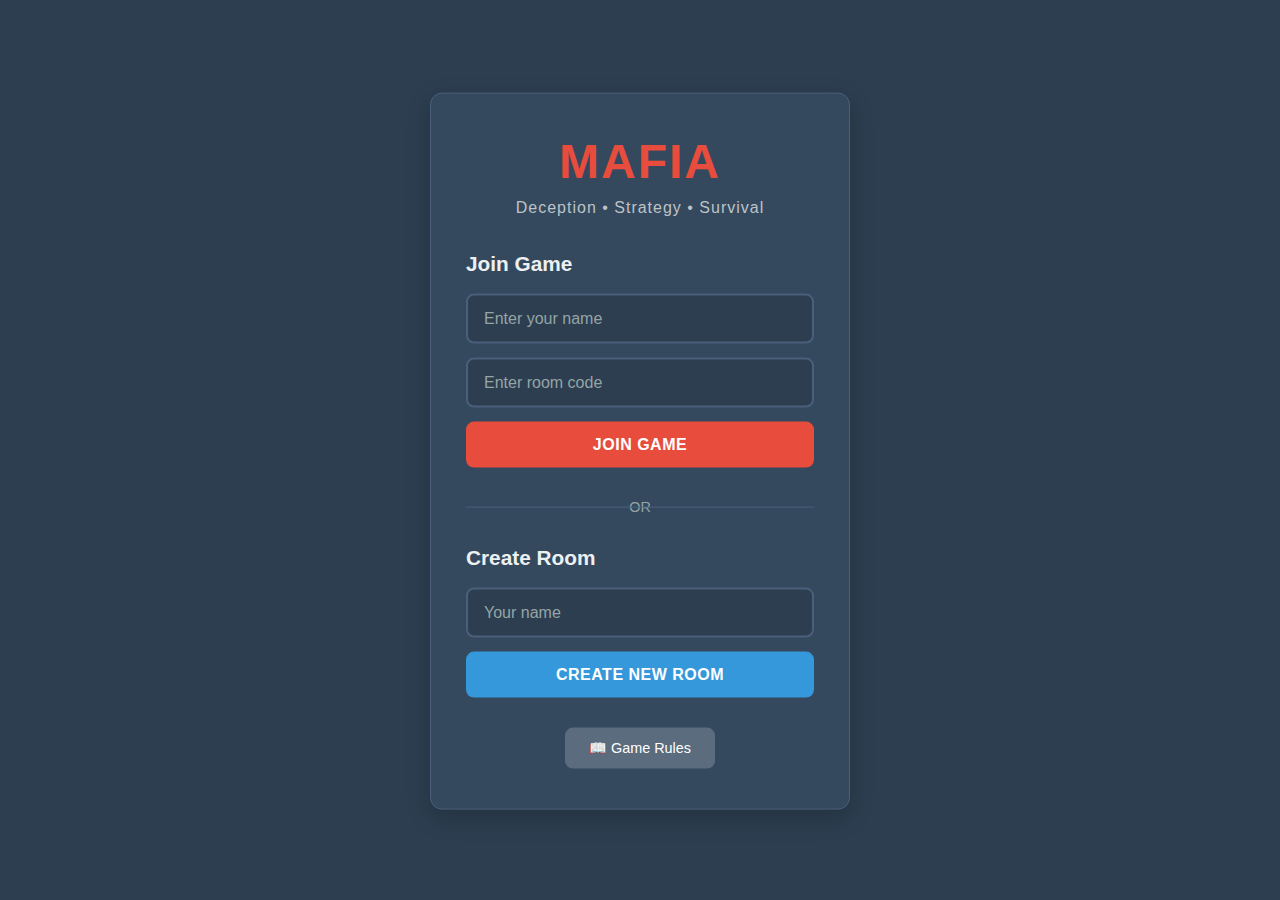
<file: templates/index.html>
<!DOCTYPE html>
<html lang="en">
<head>
  <meta charset="UTF-8" />
  <meta name="viewport" content="width=device-width, initial-scale=1.0"/>
  <title>Mafia Game</title>
  <link rel="stylesheet" href="../assets/css/index.css">
</head>
<body>
  <div class="container">
    <div class="game-card">
      <div class="game-header">
        <h1 class="game-title">MAFIA</h1>
        <p class="game-subtitle">Deception • Strategy • Survival</p>
      </div>

      <!-- Join Room Section -->
      <div class="form-section">
        <h2 class="section-title">Join Game</h2>
        <form action="http://localhost:8080/join" method="POST" id="joinForm">
          <input type="text" class="input-field" id="nameInput" name="username" placeholder="Enter your name" required />
          <input type="text" class="input-field" id="roomInput" name="roomcode" placeholder="Enter room code" required />
          <button type="submit" class="btn btn-primary">Join Game</button>
        </form>
      </div>

      <div class="divider">
        <span>OR</span>
      </div>

      <!-- Create Room Section -->
      <div class="form-section">
        <h2 class="section-title">Create Room</h2>
        <form action="http://localhost:8080/create" method="POST">
          <input type="text" class="input-field" name="username" placeholder="Your name" required />
          <button type="submit" class="btn btn-secondary">Create New Room</button>
        </form>
      </div>

      <div class="rules-section">
        <button id="rulesBtn" class="rules-btn">📖 Game Rules</button>
      </div>
    </div>
  </div>

  <!-- Rules Modal -->
  <div id="rulesModal" class="modal">
    <div class="modal-content">
      <div class="modal-header">
        <h2 class="modal-title">Game Rules</h2>
        <button id="closeRules" class="close-btn">&times;</button>
      </div>
      <div class="modal-body">
        <p>Mafia is a social deduction game where players are divided into two main factions: the <strong>Town</strong> and the <strong>Mafia</strong>. The goal is to eliminate the opposing faction through strategy, deception, and careful analysis.</p>

        <h3>🎯 Objective</h3>
        <p><strong>Town:</strong> Identify and eliminate all Mafia members.<br>
        <strong>Mafia:</strong> Eliminate enough Town members to equal or outnumber them.</p>

        <h3>👥 Roles</h3>
        <ul>
          <li>
            <div>
              <strong>Mafia:</strong> Work together to eliminate Town members during the night phase. They know each other's identities and can communicate secretly.
            </div>
          </li>
          <li>
            <div>
              <strong>Detective:</strong> Can investigate one player each night to learn if they are Mafia or Town. This information is crucial for guiding Town decisions.
            </div>
          </li>
          <li>
            <div>
              <strong>Doctor:</strong> Can protect one player each night from being eliminated. They can even protect themselves, but cannot protect the same person twice in a row.
            </div>
          </li>
          <li>
            <div>
              <strong>Villager:</strong> Regular Town members who must use logic, observation, and discussion to identify Mafia members during the day phase.
            </div>
          </li>
        </ul>

        <h3>🌙 Game Flow</h3>
        <p><strong>Night Phase:</strong> All players close their eyes. Mafia members choose a target to eliminate. Special roles (Detective, Doctor) perform their actions.</p>
        <p><strong>Day Phase:</strong> Players discuss who they suspect is Mafia and vote to eliminate someone. The player with the most votes is eliminated.</p>
        <p>The game alternates between these phases until one faction achieves their win condition.</p>
      </div>
    </div>
  </div>

  <script>
    const rulesBtn = document.getElementById('rulesBtn');
    const rulesModal = document.getElementById('rulesModal');
    const closeRules = document.getElementById('closeRules');

    function showModal() {
      rulesModal.classList.add('show');
      document.body.style.overflow = 'hidden';
    }

    function hideModal() {
      rulesModal.classList.remove('show');
      document.body.style.overflow = 'auto';
    }

    rulesBtn.addEventListener('click', showModal);
    closeRules.addEventListener('click', hideModal);

    rulesModal.addEventListener('click', (event) => {
      if (event.target === rulesModal) {
        hideModal();
      }
    });

    document.addEventListener('keydown', (event) => {
      if (event.key === 'Escape' && rulesModal.classList.contains('show')) {
        hideModal();
      }
    });

    // Add subtle floating animation to the card
    const gameCard = document.querySelector('.game-card');
    let floatDirection = 1;
    
    setInterval(() => {
      const currentTransform = gameCard.style.transform || 'translateY(0px)';
      const currentY = parseFloat(currentTransform.match(/translateY\(([^)]+)\)/)?.[1] || 0);
      
      if (currentY >= 3) floatDirection = -1;
      if (currentY <= -3) floatDirection = 1;
      
      gameCard.style.transform = `translateY(${currentY + (floatDirection * 0.1)}px)`;
    }, 100);
  </script>
</body>
</html>
</file>
<file: assets/css/index.css>
* {
  margin: 0;
  padding: 0;
  box-sizing: border-box;
}

body {
  font-family: 'Segoe UI', Tahoma, Geneva, Verdana, sans-serif;
  background-color: #2c3e50;
  color: #ecf0f1;
  min-height: 100vh;
  display: flex;
  align-items: center;
  justify-content: center;
  padding: 20px;
}

.container {
  width: 100%;
  max-width: 420px;
}

.game-card {
  background-color: #34495e;
  border-radius: 12px;
  padding: 40px 35px;
  box-shadow: 0 8px 24px rgba(0, 0, 0, 0.2);
  border: 1px solid #4a5f7a;
}

.game-header {
  text-align: center;
  margin-bottom: 35px;
}

.game-title {
  font-size: 3rem;
  font-weight: 800;
  color: #e74c3c;
  margin-bottom: 10px;
  letter-spacing: 2px;
}

.game-subtitle {
  font-size: 1rem;
  color: #bdc3c7;
  font-weight: 400;
  letter-spacing: 1px;
}

.form-section {
  margin-bottom: 30px;
}

.section-title {
  font-size: 1.3rem;
  margin-bottom: 18px;
  color: #ecf0f1;
  font-weight: 600;
}

.input-field {
  width: 100%;
  padding: 14px 16px;
  margin-bottom: 14px;
  background-color: #2c3e50;
  border: 2px solid #4a5f7a;
  border-radius: 8px;
  color: #ecf0f1;
  font-size: 1rem;
  transition: border-color 0.2s ease;
}

.input-field::placeholder {
  color: #95a5a6;
}

.input-field:focus {
  outline: none;
  border-color: #3498db;
}

.btn {
  width: 100%;
  padding: 14px 20px;
  border: none;
  border-radius: 8px;
  font-size: 1rem;
  font-weight: 600;
  cursor: pointer;
  text-transform: uppercase;
  letter-spacing: 0.5px;
  transition: background-color 0.2s ease;
}

.btn-primary {
  background-color: #e74c3c;
  color: white;
}

.btn-primary:hover {
  background-color: #c0392b;
}

.btn-secondary {
  background-color: #3498db;
  color: white;
}

.btn-secondary:hover {
  background-color: #2980b9;
}

.divider {
  margin: 30px 0;
  text-align: center;
  position: relative;
}

.divider::before {
  content: '';
  position: absolute;
  top: 50%;
  left: 0;
  right: 0;
  height: 1px;
  background-color: #4a5f7a;
}

.divider span {
  background-color: #34495e;
  padding: 0 16px;
  color: #95a5a6;
  font-weight: 500;
  font-size: 0.9rem;
}

.rules-section {
  margin-top: 30px;
  text-align: center;
}

.rules-btn {
  background-color: #5a6c7d;
  border: none;
  color: white;
  padding: 12px 24px;
  border-radius: 8px;
  cursor: pointer;
  font-size: 0.9rem;
  font-weight: 500;
  transition: background-color 0.2s ease;
}

.rules-btn:hover {
  background-color: #4a5f7a;
}

/* Modal Styles */
.modal {
  display: none;
  position: fixed;
  z-index: 1000;
  left: 0;
  top: 0;
  width: 100%;
  height: 100%;
  background-color: rgba(0, 0, 0, 0.8);
}

.modal.show {
  display: block;
}

.modal-content {
  background-color: #34495e;
  margin: 3% auto;
  width: 90%;
  max-width: 650px;
  max-height: 85vh;
  overflow-y: auto;
  border-radius: 12px;
  box-shadow: 0 12px 36px rgba(0, 0, 0, 0.4);
  border: 1px solid #4a5f7a;
}

.modal-header {
  background-color: #2c3e50;
  padding: 25px 30px;
  display: flex;
  justify-content: space-between;
  align-items: center;
  border-bottom: 1px solid #4a5f7a;
  border-radius: 12px 12px 0 0;
}

.modal-title {
  font-size: 1.6rem;
  font-weight: 700;
  color: #ecf0f1;
}

.close-btn {
  background: none;
  border: none;
  color: #95a5a6;
  font-size: 2rem;
  cursor: pointer;
  padding: 0;
  width: 35px;
  height: 35px;
  display: flex;
  align-items: center;
  justify-content: center;
  border-radius: 4px;
  transition: all 0.2s ease;
}

.close-btn:hover {
  background-color: #4a5f7a;
  color: #ecf0f1;
}

.modal-body {
  padding: 30px;
  line-height: 1.7;
  color: #ecf0f1;
}

.modal-body h3 {
  color: #e74c3c;
  margin: 25px 0 12px 0;
  font-size: 1.2rem;
  font-weight: 600;
}

.modal-body p {
  margin-bottom: 16px;
  color: #d5dbdb;
}

.modal-body ul {
  margin: 16px 0;
  padding-left: 0;
  list-style: none;
}

.modal-body li {
  margin-bottom: 14px;
  padding-left: 20px;
  position: relative;
}

.modal-body li::before {
  content: "•";
  color: #3498db;
  font-size: 1.2rem;
  position: absolute;
  left: 0;
}

.modal-body li div {
  color: #d5dbdb;
}

.modal-body strong {
  color: #ecf0f1;
  font-weight: 600;
}

/* Responsive Design */
@media (max-width: 480px) {
  body {
    padding: 15px;
  }
  
  .game-card {
    padding: 30px 25px;
  }
  
  .game-title {
    font-size: 2.4rem;
  }
  
  .modal-content {
    margin: 8% auto;
    width: 95%;
  }
  
  .modal-header {
    padding: 20px;
  }
  
  .modal-body {
    padding: 20px;
  }
  
  .modal-title {
    font-size: 1.4rem;
  }
}

@media (max-width: 380px) {
  .game-title {
    font-size: 2rem;
  }
  
  .game-card {
    padding: 25px 20px;
  }
}
</file>
